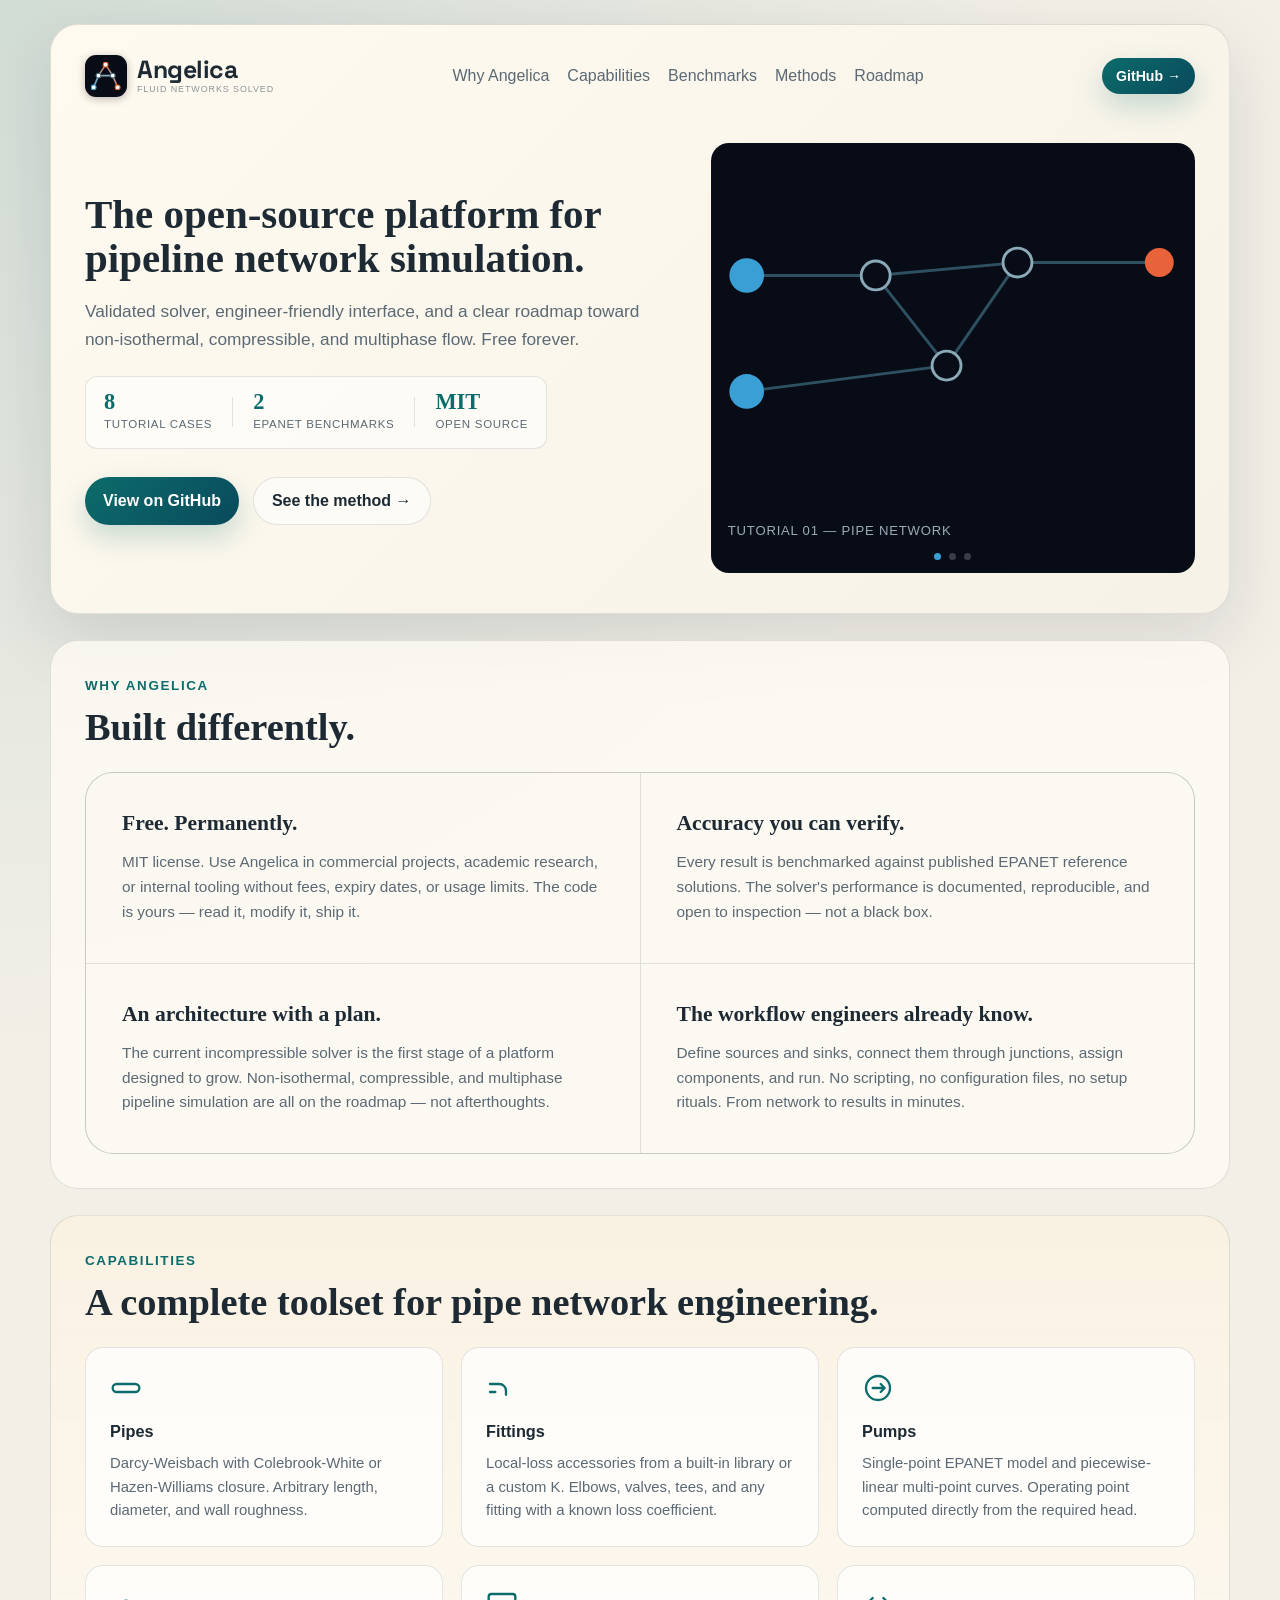
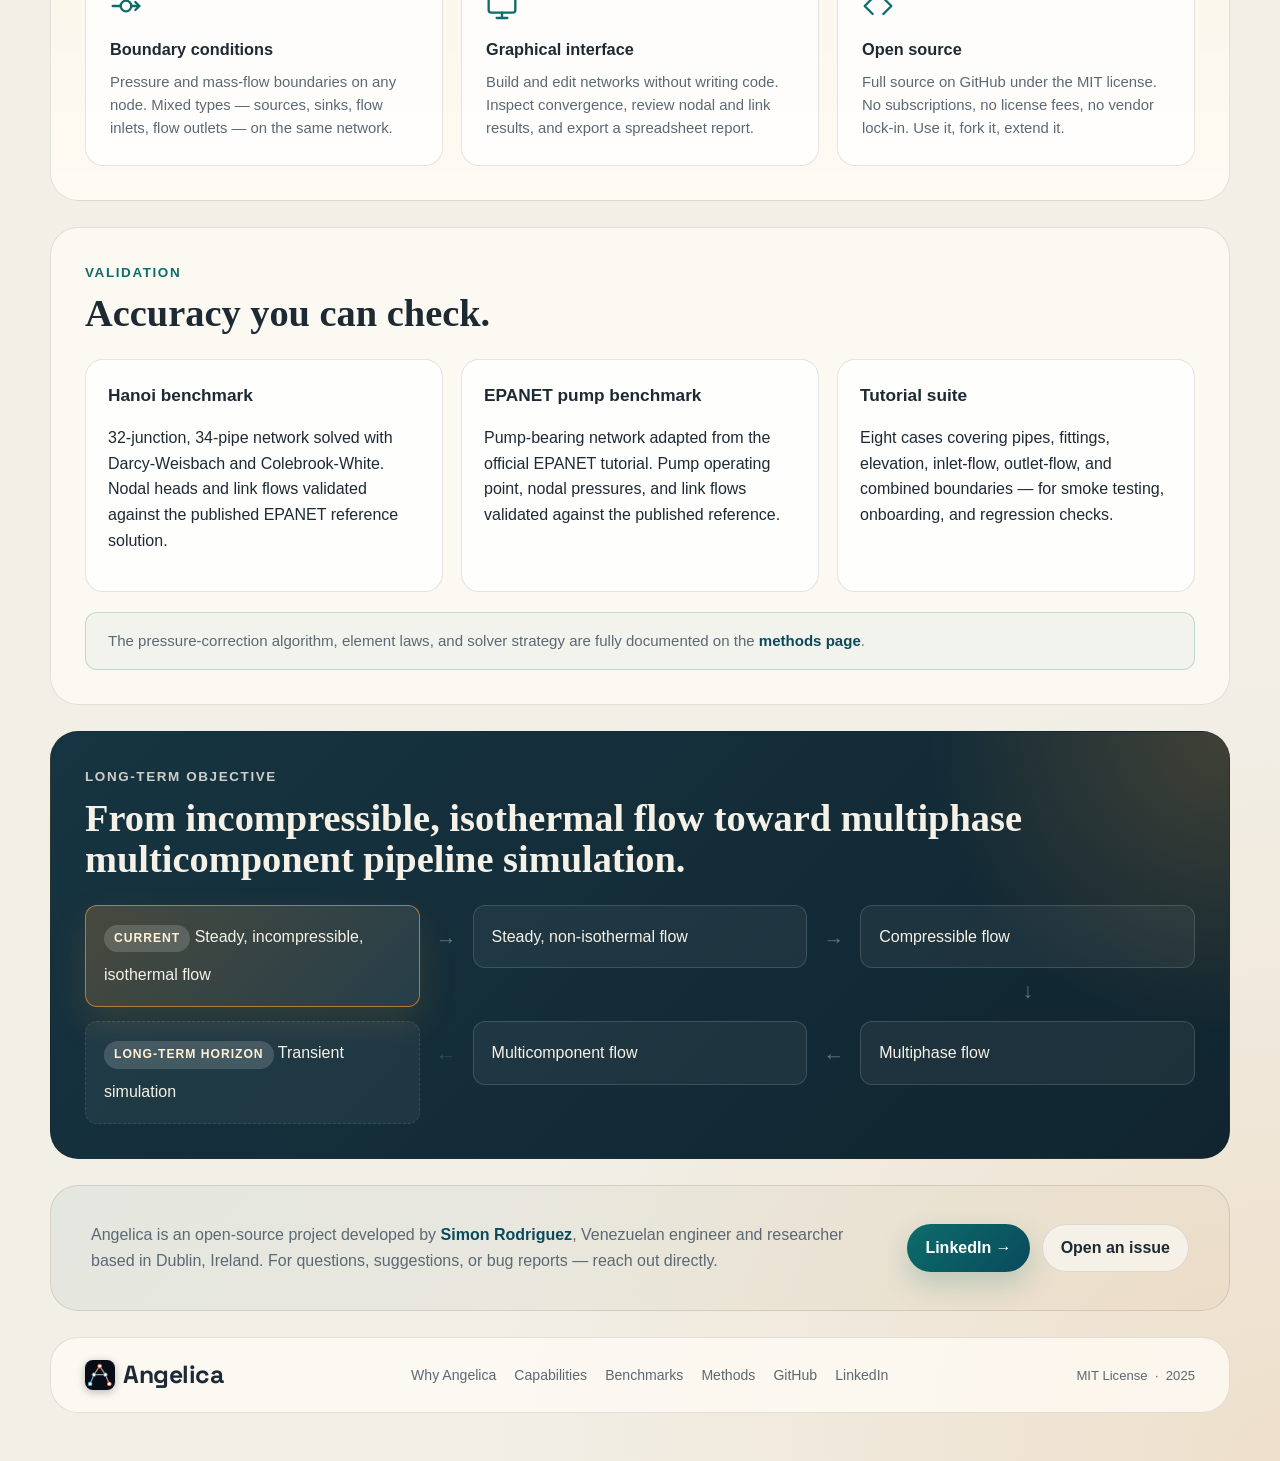
<file: index.html>
<!DOCTYPE html>
<html lang="en">
  <head>
    <meta charset="UTF-8" />
    <meta name="viewport" content="width=device-width, initial-scale=1.0" />
    <title>Angelica — Pipeline Network Simulation</title>
    <meta
      name="description"
      content="Angelica is an open-source platform for pipeline network simulation. Validated solver, graphical interface, MIT licensed. Built to grow toward multiphase and compressible flow."
    />
    <meta property="og:type"        content="website" />
    <meta property="og:title"       content="Angelica — Pipeline Network Simulation" />
    <meta property="og:description" content="The open-source platform for pipeline network simulation. Validated solver, graphical interface, MIT licensed. No subscriptions. No lock-in." />
    <meta property="og:url"         content="https://scimonCFD.github.io/Angelica_website/" />
    <meta name="twitter:card"       content="summary" />
    <link rel="preconnect" href="https://fonts.googleapis.com" />
    <link rel="preconnect" href="https://fonts.gstatic.com" crossorigin />
    <link href="https://fonts.googleapis.com/css2?family=Space+Grotesk:wght@700&display=swap" rel="stylesheet" />
    <link rel="stylesheet" href="styles.css" />
    <link rel="icon" href="assets/logomark.svg" type="image/svg+xml" />
  </head>
  <body>
    <div class="page-shell">

      <header class="hero">
        <nav class="topbar">
          <a class="brand" href="#">
            <span class="brand-icon">
              <img src="assets/logomark.svg" alt="" class="brand-mark" />
            </span>
            <span class="brand-lockup">
              <span class="brand-name">Angelica</span>
              <span class="brand-tagline">Fluid networks solved</span>
            </span>
          </a>
          <div class="toplinks">
            <a href="#why">Why Angelica</a>
            <a href="#capabilities">Capabilities</a>
            <a href="#benchmarks">Benchmarks</a>
            <a href="methods.html">Methods</a>
            <a href="#roadmap">Roadmap</a>
          </div>
          <a class="button primary small" href="https://github.com/ScimonCFD/Angelica" target="_blank" rel="noreferrer">GitHub &rarr;</a>
        </nav>

        <div class="hero-grid">
          <div class="hero-copy">
            <h1>The open&#8209;source platform for pipeline network simulation.</h1>
            <p class="hero-text">
              Validated solver, engineer&#8209;friendly interface, and a clear roadmap
              toward non&#8209;isothermal, compressible, and multiphase flow.
              Free forever.
            </p>

            <div class="stat-row">
              <div class="stat">
                <span class="stat-value">8</span>
                <span class="stat-label">Tutorial cases</span>
              </div>
              <div class="stat-divider"></div>
              <div class="stat">
                <span class="stat-value">2</span>
                <span class="stat-label">EPANET benchmarks</span>
              </div>
              <div class="stat-divider"></div>
              <div class="stat">
                <span class="stat-value">MIT</span>
                <span class="stat-label">Open source</span>
              </div>
            </div>

            <div class="hero-actions">
              <a class="button primary" href="https://github.com/ScimonCFD/Angelica" target="_blank" rel="noreferrer">
                View on GitHub
              </a>
              <a class="button secondary" href="methods.html">See the method &rarr;</a>
            </div>
          </div>

          <div class="hero-panel">
            <div class="slider" id="hero-slider">
              <div class="slide active">
                <img src="assets/slide_pipe.svg" class="slide-img" alt="Pipe network tutorial" />
                <p class="slide-caption">Tutorial 01 &mdash; Pipe network</p>
              </div>
              <div class="slide">
                <img src="assets/slide_hanoi.svg" class="slide-img" alt="Hanoi benchmark" />
                <p class="slide-caption">Benchmark &mdash; Hanoi network (32 nodes)</p>
              </div>
              <div class="slide">
                <img src="assets/slide_pump.svg" class="slide-img" alt="EPANET pump benchmark" />
                <p class="slide-caption">Benchmark &mdash; EPANET pump network</p>
              </div>
              <div class="slider-dots">
                <button class="dot active" data-slide="0"></button>
                <button class="dot" data-slide="1"></button>
                <button class="dot" data-slide="2"></button>
              </div>
            </div>
          </div>
        </div>
      </header>

      <main>

        <!-- WHY ANGELICA -->
        <section id="why" class="section">
          <div class="section-head">
            <p class="eyebrow">Why Angelica</p>
            <h2>Built differently.</h2>
          </div>
          <div class="value-grid">

            <div class="value-card">
              <h3>Free. Permanently.</h3>
              <p>MIT license. Use Angelica in commercial projects, academic research,
                or internal tooling without fees, expiry dates, or usage limits.
                The code is yours — read it, modify it, ship it.</p>
            </div>

            <div class="value-card">
              <h3>Accuracy you can verify.</h3>
              <p>Every result is benchmarked against published EPANET reference
                solutions. The solver's performance is documented, reproducible,
                and open to inspection — not a black box.</p>
            </div>

            <div class="value-card">
              <h3>An architecture with a plan.</h3>
              <p>The current incompressible solver is the first stage of a platform
                designed to grow. Non&#8209;isothermal, compressible, and multiphase
                pipeline simulation are all on the roadmap — not afterthoughts.</p>
            </div>

            <div class="value-card">
              <h3>The workflow engineers already know.</h3>
              <p>Define sources and sinks, connect them through junctions, assign
                components, and run. No scripting, no configuration files, no
                setup rituals. From network to results in minutes.</p>
            </div>

          </div>
        </section>

        <!-- CAPABILITIES -->
        <section id="capabilities" class="section accent">
          <div class="section-head">
            <p class="eyebrow">Capabilities</p>
            <h2>A complete toolset for pipe network engineering.</h2>
          </div>
          <div class="cap-grid">

            <article class="cap-card">
              <div class="cap-icon">
                <svg viewBox="0 0 24 24" fill="none" stroke="currentColor" stroke-width="1.75" stroke-linecap="round">
                  <rect x="2" y="9" width="20" height="6" rx="3"/>
                </svg>
              </div>
              <h3>Pipes</h3>
              <p>Darcy-Weisbach with Colebrook-White or Hazen-Williams closure. Arbitrary length, diameter, and wall roughness.</p>
            </article>

            <article class="cap-card">
              <div class="cap-icon">
                <svg viewBox="0 0 24 24" fill="none" stroke="currentColor" stroke-width="1.75" stroke-linecap="round">
                  <path d="M3 9h7a5 5 0 0 1 5 5v3"/>
                  <path d="M3 15h4"/>
                </svg>
              </div>
              <h3>Fittings</h3>
              <p>Local-loss accessories from a built-in library or a custom K. Elbows, valves, tees, and any fitting with a known loss coefficient.</p>
            </article>

            <article class="cap-card">
              <div class="cap-icon">
                <svg viewBox="0 0 24 24" fill="none" stroke="currentColor" stroke-width="1.75" stroke-linecap="round" stroke-linejoin="round">
                  <circle cx="12" cy="12" r="9"/>
                  <path d="M8 12h8M14 9l3 3-3 3"/>
                </svg>
              </div>
              <h3>Pumps</h3>
              <p>Single-point EPANET model and piecewise-linear multi-point curves. Operating point computed directly from the required head.</p>
            </article>

            <article class="cap-card">
              <div class="cap-icon">
                <svg viewBox="0 0 24 24" fill="none" stroke="currentColor" stroke-width="1.75" stroke-linecap="round">
                  <circle cx="12" cy="12" r="4"/>
                  <path d="M2 12h6M16 12h6M19 9l3 3-3 3"/>
                </svg>
              </div>
              <h3>Boundary conditions</h3>
              <p>Pressure and mass-flow boundaries on any node. Mixed types — sources, sinks, flow inlets, flow outlets — on the same network.</p>
            </article>

            <article class="cap-card">
              <div class="cap-icon">
                <svg viewBox="0 0 24 24" fill="none" stroke="currentColor" stroke-width="1.75" stroke-linecap="round">
                  <rect x="2" y="3" width="20" height="14" rx="2"/>
                  <path d="M8 21h8M12 17v4"/>
                </svg>
              </div>
              <h3>Graphical interface</h3>
              <p>Build and edit networks without writing code. Inspect convergence, review nodal and link results, and export a spreadsheet report.</p>
            </article>

            <article class="cap-card">
              <div class="cap-icon">
                <svg viewBox="0 0 24 24" fill="none" stroke="currentColor" stroke-width="1.75" stroke-linecap="round" stroke-linejoin="round">
                  <polyline points="16 18 22 12 16 6"/>
                  <polyline points="8 6 2 12 8 18"/>
                </svg>
              </div>
              <h3>Open source</h3>
              <p>Full source on GitHub under the MIT license. No subscriptions, no license fees, no vendor lock-in. Use it, fork it, extend it.</p>
            </article>

          </div>
        </section>

        <!-- BENCHMARKS -->
        <section id="benchmarks" class="section">
          <div class="section-head">
            <p class="eyebrow">Validation</p>
            <h2>Accuracy you can check.</h2>
          </div>
          <div class="cards">
            <article class="info-card">
              <h3>Hanoi benchmark</h3>
              <p>32-junction, 34-pipe network solved with Darcy-Weisbach and
                Colebrook-White. Nodal heads and link flows validated against
                the published EPANET reference solution.</p>
            </article>
            <article class="info-card">
              <h3>EPANET pump benchmark</h3>
              <p>Pump-bearing network adapted from the official EPANET tutorial.
                Pump operating point, nodal pressures, and link flows validated
                against the published reference.</p>
            </article>
            <article class="info-card">
              <h3>Tutorial suite</h3>
              <p>Eight cases covering pipes, fittings, elevation, inlet-flow,
                outlet-flow, and combined boundaries — for smoke testing,
                onboarding, and regression checks.</p>
            </article>
          </div>
          <div class="methods-callout">
            <p>The pressure-correction algorithm, element laws, and solver strategy
              are fully documented on the
              <a href="methods.html">methods page</a>.</p>
          </div>
        </section>

        <!-- ROADMAP -->
        <section id="roadmap" class="section dark">
          <div class="section-head">
            <p class="eyebrow">Long-term objective</p>
            <h2>From incompressible, isothermal flow toward multiphase multicomponent pipeline simulation.</h2>
          </div>
          <div class="roadmap-grid">

            <!-- Row 1 -->
            <div class="roadmap-item current" style="grid-column:1;grid-row:1">
              <span class="roadmap-tag">Current</span>
              Steady, incompressible, isothermal flow
            </div>
            <div class="roadmap-arrow" style="grid-column:2;grid-row:1">&#8594;</div>
            <div class="roadmap-item future" style="grid-column:3;grid-row:1">Steady, non-isothermal flow</div>
            <div class="roadmap-arrow" style="grid-column:4;grid-row:1">&#8594;</div>
            <div class="roadmap-col5" style="grid-column:5;grid-row:1">
              <div class="roadmap-item future">Compressible flow</div>
              <div class="roadmap-arrow roadmap-arrow--vert" style="text-align:center">&#8595;</div>
            </div>

            <!-- Row 2 -->
            <div class="roadmap-item future" style="grid-column:5;grid-row:2">Multiphase flow</div>
            <div class="roadmap-arrow" style="grid-column:4;grid-row:2">&#8592;</div>
            <div class="roadmap-item future" style="grid-column:3;grid-row:2">Multicomponent flow</div>
            <div class="roadmap-arrow roadmap-arrow--faint" style="grid-column:2;grid-row:2">&#8592;</div>
            <div class="roadmap-item horizon" style="grid-column:1;grid-row:2">
              <span class="roadmap-tag roadmap-tag--horizon">Long-term horizon</span>
              Transient simulation
            </div>

          </div>
        </section>

      </main>

      <section class="author-strip">
        <div class="author-inner">
          <div class="author-text">
            <p class="author-bio">Angelica is an open&#8209;source project developed by
              <a href="https://www.linkedin.com/in/simonrodriguezl" target="_blank" rel="noreferrer">Simon Rodriguez</a>,
              Venezuelan engineer and researcher based in Dublin, Ireland.
              For questions, suggestions, or bug reports — reach out directly.</p>
          </div>
          <div class="author-actions">
            <a class="button primary" href="https://www.linkedin.com/in/simonrodriguezl" target="_blank" rel="noreferrer">LinkedIn &rarr;</a>
            <a class="button secondary" href="https://github.com/ScimonCFD/Angelica/issues" target="_blank" rel="noreferrer">Open an issue</a>
          </div>
        </div>
      </section>

      <footer class="site-footer">
        <div class="footer-brand">
          <span class="brand-icon brand-icon--sm">
            <img src="assets/logomark.svg" alt="" class="brand-mark footer-mark" />
          </span>
          <span class="brand-name brand-name--sm">Angelica</span>
        </div>
        <nav class="footer-links">
          <a href="#why">Why Angelica</a>
          <a href="#capabilities">Capabilities</a>
          <a href="#benchmarks">Benchmarks</a>
          <a href="methods.html">Methods</a>
          <a href="https://github.com/ScimonCFD/Angelica" target="_blank" rel="noreferrer">GitHub</a>
          <a href="https://www.linkedin.com/in/simonrodriguezl" target="_blank" rel="noreferrer">LinkedIn</a>
        </nav>
        <p class="footer-copy">MIT License &nbsp;&middot;&nbsp; 2025</p>
      </footer>

    </div>

    <script>
      let current = 0;
      const slider = document.getElementById('hero-slider');
      const slides = slider.querySelectorAll('.slide');
      const dots   = slider.querySelectorAll('.dot');
      function showSlide(n) {
        slides.forEach((s, i) => {
          if (i === n) {
            s.style.display = 'flex';
            s.style.animation = 'none';
            void s.offsetWidth;
            s.style.animation = 'slideFadeIn 0.35s ease';
          } else {
            s.style.display = 'none';
          }
        });
        dots.forEach((d, i) => d.classList.toggle('active', i === n));
        current = n;
      }
      dots.forEach(d => d.addEventListener('click', () => showSlide(+d.dataset.slide)));
      showSlide(0);
      setInterval(() => showSlide((current + 1) % slides.length), 4000);

      // Scroll reveal
      if ('IntersectionObserver' in window &&
          !window.matchMedia('(prefers-reduced-motion: reduce)').matches) {
        const revealTargets = document.querySelectorAll(
          '.value-card, .cap-card, .info-card, .roadmap-item, .section-head'
        );
        const obs = new IntersectionObserver(
          entries => entries.forEach(e => {
            if (e.isIntersecting) { e.target.classList.add('revealed'); obs.unobserve(e.target); }
          }),
          { threshold: 0.1 }
        );
        revealTargets.forEach((el, i) => {
          el.classList.add('reveal');
          el.style.transitionDelay = (i % 4) * 60 + 'ms';
          obs.observe(el);
        });
      }
    </script>
  </body>
</html>
</file>
<file: styles.css>
:root {
  --bg: #f2efe7;
  --panel: #fffaf0;
  --ink: #1d2a34;
  --muted: #5b6974;
  --line: rgba(29, 42, 52, 0.12);
  --brand: #0c6c6b;
  --brand-deep: #094a5c;
  --accent: #d98f3b;
  --shadow: 0 24px 70px rgba(14, 26, 38, 0.12);
  --radius-lg: 28px;
  --radius-md: 18px;
  --radius-sm: 12px;
}

* {
  box-sizing: border-box;
}

html {
  scroll-behavior: smooth;
}

body {
  margin: 0;
  color: var(--ink);
  background:
    radial-gradient(circle at top left, rgba(12, 108, 107, 0.14), transparent 32%),
    radial-gradient(circle at bottom right, rgba(217, 143, 59, 0.16), transparent 24%),
    var(--bg);
  font-family: "Avenir Next", "Segoe UI", "Helvetica Neue", sans-serif;
  line-height: 1.6;
}

a {
  color: inherit;
  text-decoration: none;
}

.page-shell {
  width: min(1180px, calc(100% - 40px));
  margin: 24px auto 48px;
}

.hero {
  padding: 30px 34px 40px;
  border: 1px solid var(--line);
  border-radius: var(--radius-lg);
  background:
    linear-gradient(135deg, rgba(255, 250, 240, 0.96), rgba(245, 241, 232, 0.96)),
    var(--panel);
  box-shadow: var(--shadow);
}

/* Topbar: 3-item layout */
.topbar {
  display: flex;
  align-items: center;
  justify-content: space-between;
  gap: 24px;
  margin-bottom: 46px;
}

.brand {
  display: flex;
  align-items: center;
  gap: 10px;
}

.brand-icon {
  display: flex;
  align-items: center;
  justify-content: center;
  width: 42px;
  height: 42px;
  background: #070c17;
  border-radius: 11px;
  flex-shrink: 0;
  box-shadow: 0 2px 8px rgba(7, 12, 23, 0.28);
}

.brand-mark {
  height: 28px;
  width: auto;
}

.brand-icon--sm {
  width: 30px;
  height: 30px;
  border-radius: 8px;
}

.brand-name--sm {
  font-size: 1.05rem;
}

.brand-lockup {
  display: block;
}

.brand-name {
  display: block;
  font-family: "Space Grotesk", "Inter", "Segoe UI", sans-serif;
  font-size: 1.55rem;
  font-weight: 700;
  letter-spacing: -0.02em;
  color: var(--ink);
  line-height: 1;
}

.brand-tagline {
  display: block;
  font-size: 0.56rem;
  font-weight: 500;
  letter-spacing: 0.1em;
  text-transform: uppercase;
  color: var(--muted);
  opacity: 0.7;
  line-height: 1;
  margin-top: 3px;
}

.toplinks {
  display: flex;
  flex-wrap: wrap;
  gap: 18px;
  color: var(--muted);
}

.toplinks a:hover {
  color: var(--brand-deep);
}

.hero-grid {
  display: grid;
  grid-template-columns: 1.1fr 0.9fr;
  gap: 34px;
  align-items: center;
}

.eyebrow {
  margin: 0 0 10px;
  color: var(--brand);
  font-size: 0.84rem;
  font-weight: 700;
  letter-spacing: 0.12em;
  text-transform: uppercase;
}

.hero h1,
.section h2 {
  margin: 0;
  font-family: Georgia, "Times New Roman", serif;
  line-height: 1.08;
}

.hero h1 {
  font-size: clamp(1.8rem, 3.2vw, 3.4rem);
  max-width: 26ch;
}

.hero-text {
  max-width: 58ch;
  margin: 18px 0 0;
  font-size: 1.08rem;
  color: var(--muted);
}

.hero-actions {
  display: flex;
  flex-wrap: wrap;
  gap: 14px;
  margin-top: 28px;
}

.button {
  display: inline-flex;
  align-items: center;
  justify-content: center;
  min-height: 48px;
  padding: 0 18px;
  border-radius: 999px;
  font-weight: 700;
  transition: transform 140ms ease, box-shadow 140ms ease, background 140ms ease;
}

.button:hover {
  transform: translateY(-1px);
}

.button.primary {
  color: white;
  background: linear-gradient(135deg, var(--brand), var(--brand-deep));
  box-shadow: 0 12px 28px rgba(12, 108, 107, 0.22);
}

.button.secondary {
  border: 1px solid var(--line);
  background: rgba(255, 255, 255, 0.55);
}

/* Small button variant */
.button.small { min-height: 36px; padding: 0 14px; font-size: 0.88rem; }

.hero-panel {
  display: flex;
  justify-content: center;
}

/* Card hover lift */
.hero-card, .info-card, .step {
  border: 1px solid var(--line);
  border-radius: var(--radius-md);
  background: rgba(255, 255, 255, 0.74);
  transition: transform 160ms ease, box-shadow 160ms ease;
}

.info-card:hover, .step:hover {
  transform: translateY(-2px);
  box-shadow: 0 8px 28px rgba(14, 26, 38, 0.10);
}

.hero-card {
  width: 100%;
  padding: 26px;
}

.card-label {
  margin-bottom: 18px;
  color: var(--muted);
  font-size: 0.88rem;
  text-transform: uppercase;
  letter-spacing: 0.08em;
}

.feature-list {
  margin: 0;
  padding-left: 20px;
}

.feature-list li + li {
  margin-top: 8px;
}

.section {
  margin-top: 26px;
  padding: 34px;
  border: 1px solid var(--line);
  border-radius: var(--radius-lg);
  background: rgba(255, 252, 245, 0.78);
}

.section.accent {
  background: linear-gradient(180deg, rgba(249, 241, 225, 0.94), rgba(255, 251, 244, 0.9));
}

.section.dark {
  color: #f6f1e7;
  background:
    radial-gradient(circle at top right, rgba(217, 143, 59, 0.24), transparent 24%),
    linear-gradient(135deg, #163441, #10252f);
}

.section.dark .eyebrow,
.section.dark p {
  color: rgba(246, 241, 231, 0.82);
}

.section-head {
  margin-bottom: 24px;
}

.section h2 {
  font-size: clamp(1.75rem, 3vw, 3rem);
}

.two-column {
  display: grid;
  grid-template-columns: repeat(2, minmax(0, 1fr));
  gap: 26px;
}

.steps {
  display: grid;
  grid-template-columns: repeat(4, minmax(0, 1fr));
  gap: 18px;
}

.step,
.info-card {
  padding: 22px;
}

.step-number {
  display: inline-block;
  margin-bottom: 12px;
  color: var(--accent);
  font-weight: 800;
  letter-spacing: 0.08em;
}

.step h3,
.info-card h3 {
  margin: 0 0 10px;
  font-size: 1.08rem;
}

.card-link {
  margin-top: 14px;
  font-weight: 700;
  color: var(--brand-deep);
}

.cards {
  display: grid;
  grid-template-columns: repeat(3, minmax(0, 1fr));
  gap: 18px;
}

.cards.four-up {
  grid-template-columns: repeat(4, minmax(0, 1fr));
}

.compact-hero {
  padding-bottom: 28px;
}

.methods-hero .hero-copy h1 {
  max-width: none;
}

.workflow-figure {
  display: grid;
  grid-template-columns: 1fr auto 1fr;
  gap: 18px;
  align-items: start;
}

.workflow-column {
  display: flex;
  flex-direction: column;
  gap: 10px;
}

.workflow-label {
  color: var(--brand);
  font-size: 0.88rem;
  font-weight: 800;
  letter-spacing: 0.08em;
  text-transform: uppercase;
}

.workflow-box {
  padding: 18px;
  border: 1px solid var(--line);
  border-radius: var(--radius-md);
  background: rgba(255, 255, 255, 0.76);
}

.workflow-note {
  display: block;
  margin-top: 8px;
  color: var(--muted);
  font-size: 0.94rem;
}

.workflow-arrow {
  text-align: center;
  color: var(--accent);
  font-size: 1.15rem;
  font-weight: 800;
}

.workflow-divider {
  width: 1px;
  min-height: 100%;
  background: var(--line);
}

.roadmap-grid {
  display: grid;
  grid-template-columns: 1fr auto 1fr auto 1fr;
  grid-template-rows: auto auto;
  gap: 14px;
  align-items: start;
}

.roadmap-col5 {
  display: flex;
  flex-direction: column;
  gap: 6px;
}

.roadmap-arrow {
  color: rgba(255, 255, 255, 0.35);
  font-size: 1.3rem;
  text-align: center;
  padding: 18px 2px 0;
}

.roadmap-arrow--faint {
  opacity: 0.4;
}

.roadmap-arrow--vert {
  padding: 0;
}

.roadmap-item {
  padding: 18px;
  border: 1px solid rgba(255, 255, 255, 0.14);
  border-radius: var(--radius-sm);
  background: rgba(255, 255, 255, 0.05);
}

.roadmap-item.current {
  border-color: rgba(217, 143, 59, 0.75);
  background: linear-gradient(135deg, rgba(217, 143, 59, 0.26), rgba(255, 255, 255, 0.08));
  box-shadow: 0 16px 36px rgba(217, 143, 59, 0.16);
}

.roadmap-item.future {
  opacity: 0.62;
}

.roadmap-item.horizon {
  opacity: 0.38;
  border-style: dashed;
  border-color: rgba(255, 255, 255, 0.1);
}

.roadmap-connector--faint {
  opacity: 0.35;
}

.roadmap-tag--horizon {
  background: rgba(255, 255, 255, 0.08);
  color: rgba(255, 241, 214, 0.6);
}

.roadmap-tag {
  display: inline-block;
  margin-bottom: 10px;
  padding: 4px 10px;
  border-radius: 999px;
  background: rgba(255, 255, 255, 0.16);
  color: #fff1d6;
  font-size: 0.76rem;
  font-weight: 800;
  letter-spacing: 0.08em;
  text-transform: uppercase;
}

.sub-nodes-row {
  display: flex;
  gap: 8px;
  justify-content: space-around;
}

.sub-node {
  flex: 1;
  padding: 5px 8px;
  border-radius: 6px;
  font-size: 0.76rem;
  text-align: center;
  border: 1px solid rgba(255, 255, 255, 0.2);
  background: rgba(255, 255, 255, 0.06);
  color: rgba(244, 232, 207, 0.75);
}

.sub-node.wip {
  border-style: dashed;
  border-color: rgba(255, 200, 80, 0.45);
  background: rgba(255, 180, 0, 0.06);
  color: rgba(244, 232, 207, 0.4);
  font-style: italic;
}

.sub-arrows-row {
  display: flex;
  justify-content: space-around;
  color: rgba(255, 255, 255, 0.28);
  font-size: 0.85rem;
  padding: 0 16px;
}

.section.compact {
  text-align: center;
}

.section.compact .section-head h2 {
  max-width: none;
}

.section.colophon {
  text-align: center;
  background: transparent;
  border-color: transparent;
  box-shadow: none;
  padding-top: 10px;
  padding-bottom: 10px;
}

.contact-note {
  max-width: 54ch;
  margin: 0 auto;
  color: var(--muted);
}

.contact-link {
  margin: 14px 0 0;
  font-weight: 700;
}

.contact-link a {
  color: var(--brand-deep);
}

/* Stat row */
.stat-row {
  display: flex;
  align-items: center;
  gap: 20px;
  margin: 22px 0;
  padding: 14px 18px;
  width: fit-content;
  background: rgba(255, 255, 255, 0.55);
  border: 1px solid var(--line);
  border-radius: var(--radius-sm);
}

.stat { display: flex; flex-direction: column; gap: 2px; }

.stat-value {
  font-family: Georgia, "Times New Roman", serif;
  font-size: 1.4rem;
  font-weight: 700;
  color: var(--brand);
  line-height: 1;
}

.stat-label {
  font-size: 0.72rem;
  color: var(--muted);
  letter-spacing: 0.06em;
  text-transform: uppercase;
}

.stat-divider { width: 1px; height: 30px; background: var(--line); flex-shrink: 0; }

/* Value grid (Why section) */
.value-grid {
  display: grid;
  grid-template-columns: repeat(2, minmax(0, 1fr));
  gap: 1px;
  background: var(--line);
  border: 1px solid var(--line);
  border-radius: var(--radius-lg);
  overflow: hidden;
}

.value-card {
  padding: 38px 36px;
  background: rgba(255, 252, 245, 0.88);
  transition: background 160ms ease;
}

.value-card:hover {
  background: rgba(255, 255, 255, 0.96);
}

.value-card h3 {
  margin: 0 0 14px;
  font-family: Georgia, "Times New Roman", serif;
  font-size: 1.35rem;
  font-weight: 700;
  line-height: 1.15;
}

.value-card p {
  margin: 0;
  color: var(--muted);
  font-size: 0.96rem;
  line-height: 1.62;
}

/* Capability grid */
.cap-grid {
  display: grid;
  grid-template-columns: repeat(3, minmax(0, 1fr));
  gap: 18px;
}

.cap-card {
  padding: 24px;
  border: 1px solid var(--line);
  border-radius: var(--radius-md);
  background: rgba(255, 255, 255, 0.74);
  transition: transform 160ms ease, box-shadow 160ms ease, border-color 160ms ease;
}

.cap-card:hover {
  transform: translateY(-2px);
  box-shadow: 0 8px 28px rgba(14, 26, 38, 0.10);
  border-color: rgba(12, 108, 107, 0.35);
}

.cap-icon { width: 32px; height: 32px; color: var(--brand); margin-bottom: 14px; }
.cap-icon svg { width: 32px; height: 32px; }
.cap-card h3 { margin: 0 0 8px; font-size: 1.02rem; }
.cap-card p { margin: 0; color: var(--muted); font-size: 0.93rem; line-height: 1.57; }

/* Methods callout */
.methods-callout {
  margin-top: 20px;
  padding: 16px 22px;
  border: 1px solid rgba(12, 108, 107, 0.22);
  border-radius: var(--radius-sm);
  background: rgba(12, 108, 107, 0.04);
}

.methods-callout p { margin: 0; color: var(--muted); font-size: 0.94rem; }
.methods-callout a { color: var(--brand-deep); font-weight: 600; }
.methods-callout a:hover { text-decoration: underline; }

/* Author strip */
.author-strip {
  margin-top: 26px;
  padding: 36px 40px;
  border: 1px solid var(--line);
  border-radius: var(--radius-lg);
  background: linear-gradient(135deg, rgba(12, 108, 107, 0.06), rgba(217, 143, 59, 0.06));
}

.author-inner {
  display: flex;
  align-items: center;
  gap: 32px;
  flex-wrap: wrap;
}

.author-text {
  flex: 1;
  min-width: 0;
}

.author-bio {
  margin: 0;
  color: var(--muted);
  font-size: 1rem;
  line-height: 1.65;
}

.author-bio a {
  color: var(--brand-deep);
  font-weight: 600;
}

.author-actions {
  display: flex;
  gap: 12px;
  flex-shrink: 0;
  flex-wrap: wrap;
}

/* Footer */
.site-footer {
  margin-top: 26px;
  padding: 22px 34px;
  border: 1px solid var(--line);
  border-radius: var(--radius-lg);
  background: rgba(255, 252, 245, 0.78);
  display: flex;
  align-items: center;
  justify-content: space-between;
  gap: 20px;
  flex-wrap: wrap;
}

.footer-brand {
  display: flex;
  align-items: center;
  gap: 8px;
}

.footer-mark { height: 22px; }
.footer-links { display: flex; gap: 18px; flex-wrap: wrap; color: var(--muted); font-size: 0.88rem; }
.footer-links a:hover { color: var(--brand-deep); }
.footer-copy { margin: 0; font-size: 0.82rem; color: var(--muted); }
.footer-copy a { color: var(--brand-deep); }

/* Scroll reveal */
.reveal {
  opacity: 0;
  transform: translateY(22px);
  transition: opacity 0.55s cubic-bezier(0.16, 1, 0.3, 1),
              transform 0.55s cubic-bezier(0.16, 1, 0.3, 1);
}

.reveal.revealed {
  opacity: 1;
  transform: translateY(0);
}

@media (max-width: 980px) {
  .hero-grid,
  .two-column,
  .steps,
  .cards,
  .cards.four-up,
  .workflow-figure,
  .roadmap-grid,
  .cap-grid,
  .value-grid {
    grid-template-columns: 1fr;
  }

  .cap-grid {
    grid-template-columns: repeat(2, minmax(0, 1fr));
  }

  .workflow-divider {
    display: none;
  }

  .hero h1 {
    max-width: 100%;
  }
}

@media (max-width: 640px) {
  .page-shell {
    width: min(100% - 20px, 1180px);
    margin: 10px auto 28px;
  }

  .hero,
  .section {
    padding: 22px 18px;
  }

  .topbar {
    align-items: flex-start;
    flex-direction: column;
    margin-bottom: 28px;
  }

  .toplinks {
    gap: 10px 14px;
  }

  .cap-grid {
    grid-template-columns: 1fr;
  }

  .site-footer {
    flex-direction: column;
    align-items: flex-start;
  }

  .stat-row {
    flex-wrap: wrap;
  }
}

/* Page load animations */
@keyframes heroIn {
  from { opacity: 0; transform: translateY(18px); }
  to   { opacity: 1; transform: translateY(0); }
}

.hero-copy  { animation: heroIn 0.6s cubic-bezier(0.16, 1, 0.3, 1) both; }
.hero-panel { animation: heroIn 0.6s 0.14s cubic-bezier(0.16, 1, 0.3, 1) both; }

/* Slider fade */
@keyframes slideFadeIn {
  from { opacity: 0; }
  to   { opacity: 1; }
}

/* ── Slider ── */
.slider {
  width: 100%;
  border-radius: var(--radius-md);
  overflow: hidden;
  border: 1px solid var(--line);
  background: #070c17;
}

.slider .slide {
  display: none;
  flex-direction: column;
}

.slider .slide.active {
  display: flex;
}

.slide-img {
  width: 100%;
  display: block;
}

.slide-caption {
  margin: 0;
  padding: 10px 16px 12px;
  color: rgba(180, 200, 210, 0.85);
  font-size: 0.82rem;
  letter-spacing: 0.06em;
  text-transform: uppercase;
  background: #070c17;
}

.slider-dots {
  display: flex;
  justify-content: center;
  gap: 8px;
  padding: 0 0 12px;
  background: #070c17;
}

.dot {
  width: 7px;
  height: 7px;
  border-radius: 50%;
  border: none;
  background: rgba(255, 255, 255, 0.2);
  cursor: pointer;
  padding: 0;
  transition: background 200ms;
}

.dot.active {
  background: #3a9fd4;
}

/* ── Methods page hero ── */
.hero.methods-dark {
  color: #f6f1e7;
  background:
    radial-gradient(circle at 80% 10%, rgba(217, 143, 59, 0.22), transparent 38%),
    linear-gradient(145deg, #163441 0%, #0e1e27 100%);
  border-color: rgba(255, 255, 255, 0.06);
}

.hero.methods-dark .eyebrow {
  color: var(--accent);
}

.hero.methods-dark .toplinks {
  color: rgba(246, 241, 231, 0.6);
}

.hero.methods-dark .toplinks a:hover {
  color: #f6f1e7;
}

.hero.methods-dark .hero-text {
  color: rgba(246, 241, 231, 0.68);
}

.hero.methods-dark .brand-name {
  color: #f6f1e7;
}

.hero.methods-dark .brand-tagline {
  color: rgba(246, 241, 231, 0.5);
}

.methods-page-title {
  padding: 14px 0 6px;
}

.methods-page-title h1 {
  margin: 8px 0 14px;
  font-size: clamp(1.6rem, 2.6vw, 2.8rem);
  max-width: none;
  color: #f6f1e7;
  line-height: 1.08;
}

.methods-subtitle {
  margin: 0;
  color: rgba(246, 241, 231, 0.62);
  font-size: 1rem;
  line-height: 1.6;
}

.algo-figure {
  margin: 28px 0 0;
  text-align: center;
}

.algo-flowchart {
  display: block;
  margin: 0 auto;
  max-width: 420px;
  width: 100%;
  border-radius: var(--radius-md);
  background: rgba(255, 252, 245, 0.96);
  padding: 10px;
}

.algo-figure figcaption {
  display: block;
  margin-top: 18px;
  width: min(100%, 420px);
  margin-left: auto;
  margin-right: auto;
  text-align: left;
  color: rgba(246, 241, 231, 0.62);
  font-size: 0.88rem;
  line-height: 1.55;
}

.algo-figure figcaption .eq-ref {
  background: rgba(255, 255, 255, 0.1);
  color: rgba(246, 241, 231, 0.85);
}

.algo-figure figcaption .eq-ref:hover {
  background: rgba(255, 255, 255, 0.18);
}

.methods-hero-eq {
  margin: 26px 0 22px;
  padding: 20px 32px;
  border: 1px solid rgba(255, 255, 255, 0.1);
  border-radius: var(--radius-sm);
  background: rgba(255, 255, 255, 0.05);
  text-align: center;
  color: #f6f1e7;
  max-width: 480px;
  overflow-x: auto;
}

/* ── Methods page ── */
.section-intro {
  width: 100%;
  margin: 0 0 28px;
  color: var(--muted);
  font-size: 1rem;
  line-height: 1.65;
}

.section-intro--dark {
  color: rgba(246, 241, 231, 0.72);
}

.method-block {
  margin-bottom: 24px;
  padding: 26px 30px;
  border: 1px solid var(--line);
  border-radius: var(--radius-md);
  background: rgba(255, 252, 245, 0.65);
}

.section.dark .method-block {
  border-color: rgba(255, 255, 255, 0.08);
  background:
    linear-gradient(135deg, rgba(17, 35, 44, 0.68), rgba(20, 43, 54, 0.58));
  box-shadow: inset 0 1px 0 rgba(255, 255, 255, 0.03);
}

.method-block:last-child {
  margin-bottom: 0;
}

.method-block h3 {
  margin: 0 0 10px;
  font-size: 1.05rem;
  font-weight: 700;
}

.method-block > p {
  margin: 0 0 12px;
  color: var(--muted);
  font-size: 0.95rem;
  line-height: 1.65;
}

.method-block > p:last-child {
  margin-bottom: 0;
}

.eq-display {
  margin: 14px 0;
  padding: 12px 18px;
  border-left: 3px solid var(--brand);
  border-radius: 0 var(--radius-sm) var(--radius-sm) 0;
  background: rgba(12, 108, 107, 0.05);
  overflow-x: auto;
}

/* KaTeX doesn't honour the parent overflow on its own */
.eq-display .katex-display,
.vstar-eq .katex-display {
  width: 100%;
  overflow-x: auto;
  overflow-y: hidden;
  padding-bottom: 2px;
  margin: 0;
}

.eq-central {
  border-left: none;
  border-radius: var(--radius-sm);
  border: 1px solid rgba(12, 108, 107, 0.18);
  text-align: center;
  margin: 18px auto;
  max-width: 520px;
}

.var-list {
  margin: 8px 0 0;
  font-size: 0.88rem;
  color: var(--muted);
  line-height: 1.6;
}

.bc-grid {
  display: grid;
  grid-template-columns: 1fr 1fr;
  gap: 18px;
  margin-top: 14px;
}

.vstar-grid {
  display: grid;
  gap: 14px;
  margin-top: 18px;
}

.vstar-row {
  display: grid;
  grid-template-columns: 1fr 1.1fr;
  gap: 24px;
  align-items: center;
  padding: 20px 0 0;
  border-top: 1px solid rgba(255, 255, 255, 0.08);
}

.vstar-copy h3 {
  margin: 0 0 6px;
  color: #f6f1e7;
  font-size: 1rem;
}

.vstar-copy p {
  margin: 0;
  color: rgba(246, 241, 231, 0.82);
  font-size: 0.96rem;
  line-height: 1.62;
}

.vstar-eq {
  display: flex;
  align-items: center;
  justify-content: center;
  margin: 0;
  min-height: 84px;
  padding: 8px 16px;
  border-radius: var(--radius-sm);
  border: 1px solid rgba(255, 255, 255, 0.08);
  border-left: 3px solid rgba(12, 108, 107, 0.85);
  background:
    linear-gradient(135deg, rgba(14, 38, 48, 0.74), rgba(18, 48, 61, 0.62));
  box-shadow: inset 0 1px 0 rgba(255, 255, 255, 0.04);
  color: #f4ede0;
  text-align: center;
}

.vstar-eq .katex-display {
  margin: 0;
}

.vstar-eq .katex {
  color: #f4ede0;
}

.bc-note {
  margin-top: 14px;
  color: var(--muted);
  font-size: 0.93rem;
  line-height: 1.6;
}

.eq-ref {
  display: inline-block;
  padding: 1px 7px;
  border-radius: 4px;
  background: rgba(12, 108, 107, 0.10);
  color: var(--brand);
  font-size: 0.8rem;
  font-weight: 600;
  text-decoration: none;
  transition: background 0.15s;
}

.eq-ref:hover {
  background: rgba(12, 108, 107, 0.20);
}

@media (max-width: 640px) {
  .bc-grid {
    grid-template-columns: 1fr;
  }

  .vstar-row {
    grid-template-columns: 1fr;
    gap: 10px;
  }

  .method-block {
    padding: 18px 16px;
  }
}
</file>
